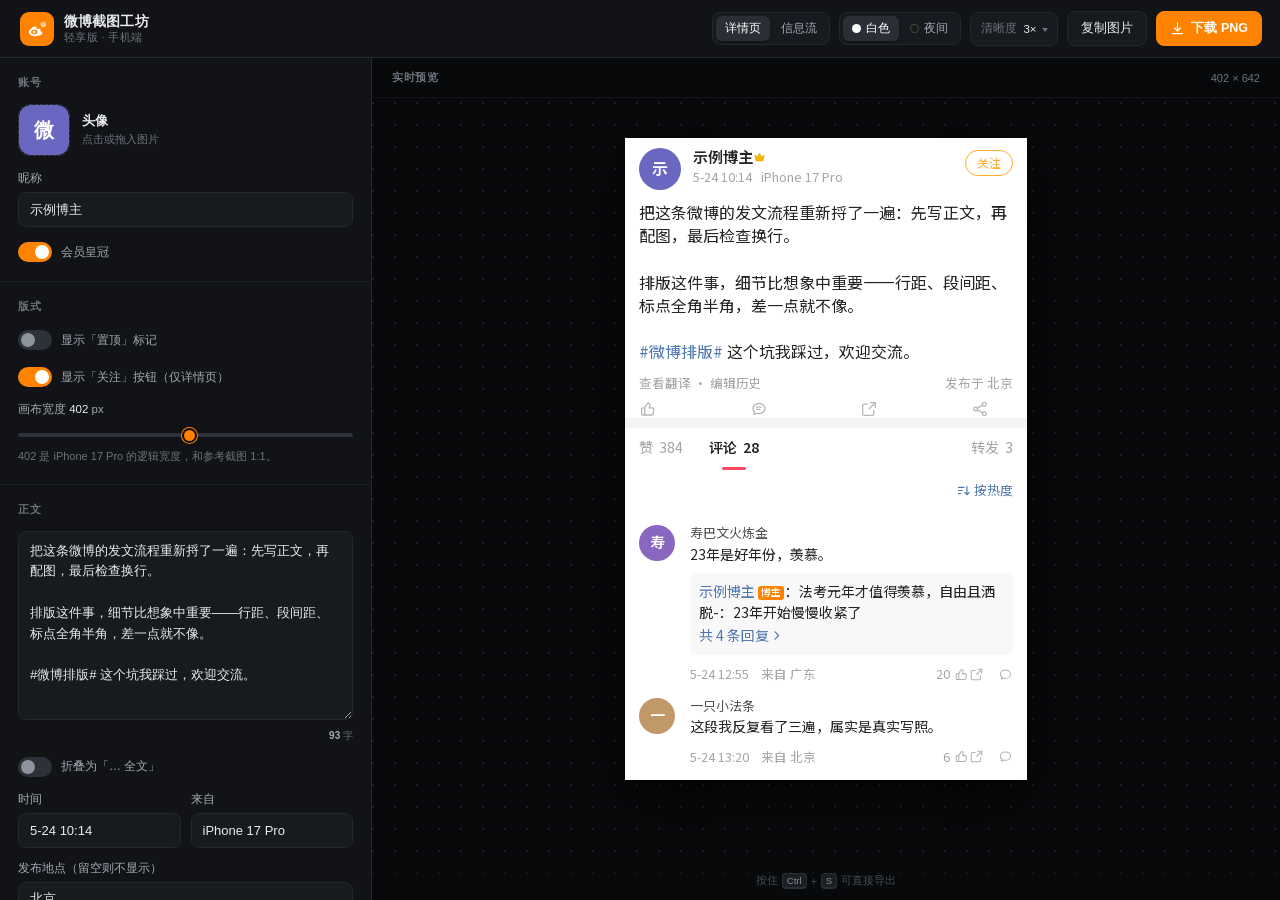
<file: index.html>
<!DOCTYPE html>
<html lang="zh-CN">
<head>
<meta charset="utf-8">
<meta name="viewport" content="width=device-width,initial-scale=1">
<title>微博截图工坊 · 轻享版</title>
<meta name="description" content="填写昵称、正文、配图和各项数据，实时生成与微博轻享版（手机端）一致的帖子截图，一键导出高清 PNG。全程本地处理，不上传任何内容。">
<meta name="theme-color" content="#0f0e0d">

<meta property="og:type" content="website">
<meta property="og:title" content="微博截图工坊 · 轻享版">
<meta property="og:description" content="填昵称、正文、配图和各项数据，实时预览，一键导出 3× 高清 PNG。">
<meta property="og:image" content="./assets/og-cover.png">
<meta property="og:image:width" content="1200">
<meta property="og:image:height" content="630">
<meta name="twitter:card" content="summary_large_image">
<meta name="twitter:image" content="./assets/og-cover.png">

<link rel="icon" href="data:image/svg+xml,%3Csvg xmlns='http://www.w3.org/2000/svg' viewBox='0 0 32 32'%3E%3Crect width='32' height='32' rx='7' fill='%23ff8200'/%3E%3Cpath d='M6 12c0-3.3 5-7 10-7s10 2.6 10 6c0 4-5.6 8.6-10.6 8.6-4.9 0-9.4-3.3-9.4-7.6z' fill='%23fff' opacity='.95'/%3E%3Ccircle cx='12' cy='12' r='1.6' fill='%23ff8200'/%3E%3Ccircle cx='19' cy='12' r='1.6' fill='%23ff8200'/%3E%3C/svg%3E">
<!-- 字体 1.88MB，先发起下载，别等 CSS 解析完才排队 -->
<link rel="preload" as="font" type="font/woff2" href="./assets/fonts/weibo-sans.woff2" crossorigin>
<link rel="stylesheet" href="./assets/style.css">
</head>
<body>

<header class="topbar">
  <div class="brand">
    <span class="brand-mark" aria-hidden="true">
      <svg viewBox="0 0 24 24" width="20" height="20" fill="currentColor"><path d="M9.8 20.6c-4.2 0-7.6-2.1-7.6-4.7 0-1.3.9-2.9 2.4-4.3C7 9.4 9.7 8.4 11 9.4c.6.5.6 1.3.3 2.2-.1.4.3.5.6.4 1.9-.8 3.6-.9 4.2.1.3.5.2 1.2-.1 2-.2.4 0 .6.4.7 1.3.4 2.1 1.1 2.1 2 0 2-4 3.8-8.7 3.8zm-1-7.9c-2.1 0-3.9 1.3-3.9 3s1.8 3 3.9 3 3.9-1.3 3.9-3-1.8-3-3.9-3zm-.3 1.4c1 0 1.7.6 1.7 1.4s-.8 1.5-1.7 1.5-1.6-.7-1.6-1.5.7-1.4 1.6-1.4z"/><path d="M19.6 3c1.9 0 3.4 1.6 3.4 3.5S21.5 10 19.6 10 16 8.4 16 6.5 17.7 3 19.6 3z" opacity=".55"/></svg>
    </span>
    <div class="brand-txt">
      <strong>微博截图工坊</strong>
      <small>轻享版 · 手机端</small>
    </div>
  </div>

  <div class="top-actions">
    <div class="seg" id="layoutSeg" role="tablist" aria-label="版式">
      <button role="tab" data-layout="detail" class="on" title="详情页（含评论）">详情页</button>
      <button role="tab" data-layout="feed" title="信息流（含计数）">信息流</button>
    </div>

    <div class="seg" id="themeSeg" role="tablist" aria-label="配色">
      <button role="tab" data-theme="light" class="on" title="白色"><i class="dot dot-light"></i>白色</button>
      <button role="tab" data-theme="dark" title="夜间"><i class="dot dot-dark"></i>夜间</button>
    </div>

    <label class="scale-wrap" title="导出清晰度">
      <span>清晰度</span>
      <select id="scaleSel">
        <option value="2">2×</option>
        <option value="3" selected>3×</option>
        <option value="4">4×</option>
      </select>
    </label>

    <button class="btn ghost" id="btnCopy" type="button">复制图片</button>
    <button class="btn primary" id="btnDownload" type="button">
      <svg viewBox="0 0 24 24" width="15" height="15" fill="none" stroke="currentColor" stroke-width="2" stroke-linecap="round" stroke-linejoin="round"><path d="M12 3v12"/><path d="M7 11l5 5 5-5"/><path d="M4 20h16"/></svg>
      下载 PNG
    </button>
  </div>
</header>

<main class="workspace">

  <!-- ============ 编辑器 ============ -->
  <aside class="editor">

    <section class="block">
      <h2>账号</h2>

      <div class="avatar-field">
        <div class="avatar-pick" id="avatarPick" tabindex="0" role="button" aria-label="上传头像">
          <div class="avatar-preview" id="avatarPreview"></div>
          <span class="avatar-hint">
            <svg viewBox="0 0 24 24" width="14" height="14" fill="none" stroke="currentColor" stroke-width="2" stroke-linecap="round"><path d="M12 5v14"/><path d="M5 12h14"/></svg>
          </span>
        </div>
        <div class="avatar-txt">
          <b>头像</b>
          <span>点击或拖入图片</span>
          <button type="button" class="link" id="avatarClear" hidden>清除</button>
        </div>
        <input type="file" id="avatarFile" accept="image/*" hidden>
      </div>

      <label class="field">
        <span>昵称</span>
        <input type="text" data-model="name" placeholder="例如：草莓大棚法考" maxlength="40">
      </label>

      <label class="switch">
        <input type="checkbox" data-model="crown" checked>
        <span class="track"><i></i></span>
        <span class="switch-txt">会员皇冠</span>
      </label>
    </section>

    <section class="block">
      <h2>版式</h2>

      <label class="switch">
        <input type="checkbox" data-model="pinned">
        <span class="track"><i></i></span>
        <span class="switch-txt">显示「置顶」标记</span>
      </label>

      <label class="switch">
        <input type="checkbox" data-model="showFollow" checked>
        <span class="track"><i></i></span>
        <span class="switch-txt">显示「关注」按钮（仅详情页）</span>
      </label>

      <label class="field">
        <span>画布宽度 <em id="widthVal">402</em> px</span>
        <input type="range" id="widthRange" min="320" max="480" step="1" value="402">
      </label>
      <p class="hint">402 是 iPhone 17 Pro 的逻辑宽度，和参考截图 1:1。</p>
    </section>

    <section class="block">
      <h2>正文</h2>
      <label class="field">
        <textarea data-model="text" rows="8" placeholder="输入微博正文，换行会被保留。空行按微博的习惯显示成段落间距。"></textarea>
      </label>
      <div class="counter"><b id="charCount">0</b> 字</div>

      <label class="switch">
        <input type="checkbox" data-model="fold">
        <span class="track"><i></i></span>
        <span class="switch-txt">折叠为「… 全文」</span>
      </label>

      <div class="field-row">
        <label class="field">
          <span>时间</span>
          <input type="text" data-model="time" placeholder="5-24 10:14">
        </label>
        <label class="field">
          <span>来自</span>
          <input type="text" data-model="device" placeholder="iPhone 17 Pro">
        </label>
      </div>

      <label class="field">
        <span>发布地点（留空则不显示）</span>
        <input type="text" data-model="location" placeholder="北京">
      </label>

      <label class="switch">
        <input type="checkbox" data-model="showTrans" checked>
        <span class="track"><i></i></span>
        <span class="switch-txt">显示「查看翻译 · 编辑历史」</span>
      </label>
    </section>

    <section class="block">
      <h2>配图（九宫格）</h2>
      <p class="hint">最多 9 张，按添加顺序排列。1 张大图、2 张两列、3 张一行、4 张 2×2、5–9 张九宫格。配图不写入草稿，刷新后需重新添加。</p>

      <div class="media-grid" id="mediaGrid"></div>

      <button type="button" class="btn ghost wide" id="btnAddMedia">
        <svg viewBox="0 0 24 24" width="14" height="14" fill="none" stroke="currentColor" stroke-width="2" stroke-linecap="round" stroke-linejoin="round"><rect x="3" y="4" width="18" height="16" rx="2"/><circle cx="8.5" cy="9.5" r="1.5"/><path d="M21 16l-5-5-6 6-3-3-4 4"/></svg>
        添加图片
      </button>
      <input type="file" id="mediaFile" accept="image/*" multiple hidden>
    </section>

    <section class="block">
      <h2>转发原帖</h2>
      <p class="hint">主帖正文即「转发理由」，原帖做成白底带细边框的引用卡嵌在下方。注意：真实微博里原帖作者不写 @ 前缀，但保留卡片头部的蓝色昵称。</p>

      <label class="switch">
        <input type="checkbox" id="repostToggle">
        <span class="track"><i></i></span>
        <span class="switch-txt">显示转发卡片</span>
      </label>

      <div id="repostBox" hidden>
        <div class="q-av">
          <div class="q-thumb" id="repostAvatarPick" role="button" tabindex="0" title="上传原帖头像"></div>
          <div class="q-av-txt">
            <b>原帖头像</b>
            <button type="button" class="link" id="repostAvatarClear">清除</button>
          </div>
        </div>
        <input type="file" id="repostAvatarFile" accept="image/*" hidden>

        <div class="field-row">
          <label class="field">
            <span>昵称</span>
            <input type="text" data-rf="name" placeholder="例如：微博管理员" maxlength="40">
          </label>
          <label class="field">
            <span>时间</span>
            <input type="text" data-rf="time" placeholder="5-24 09:02">
          </label>
        </div>

        <label class="field">
          <span>原帖正文</span>
          <textarea data-rf="text" rows="3" placeholder="被转发的原文"></textarea>
        </label>

        <p class="hint in-box">原帖配图 — 最多 9 张，会嵌在原帖卡片内部（和主帖配图互不影响）。</p>
        <div class="media-grid" id="rpMediaGrid"></div>
        <button type="button" class="btn ghost wide" id="btnAddRpMedia">
          <svg viewBox="0 0 24 24" width="14" height="14" fill="none" stroke="currentColor" stroke-width="2" stroke-linecap="round" stroke-linejoin="round"><rect x="3" y="4" width="18" height="16" rx="2"/><circle cx="8.5" cy="9.5" r="1.5"/><path d="M21 16l-5-5-6 6-3-3-4 4"/></svg>
          添加原帖图片
        </button>
        <input type="file" id="rpMediaFile" accept="image/*" multiple hidden>
      </div>
    </section>

    <section class="block">
      <h2>数据</h2>
      <p class="hint">填数字会自动换算（28000 → 2.8万）。留空则不显示数字。</p>

      <div class="field-row">
        <label class="field">
          <span>赞</span>
          <input type="text" data-model="nLike" placeholder="384" inputmode="numeric">
        </label>
        <label class="field">
          <span>评论</span>
          <input type="text" data-model="nComment" placeholder="28" inputmode="numeric">
        </label>
      </div>

      <div class="field-row">
        <label class="field">
          <span>转发</span>
          <input type="text" data-model="nRepost" placeholder="3" inputmode="numeric">
        </label>
        <label class="field">
          <span>评论排序文案</span>
          <input type="text" data-model="sortLabel" placeholder="按热度">
        </label>
      </div>
    </section>

    <section class="block">
      <h2>评论区</h2>
      <p class="hint">仅详情页显示，按「赞 / 评论 / 转发」标签页下方的样式渲染。每条可加一条「博主回复」灰卡。</p>

      <label class="switch">
        <input type="checkbox" data-model="showComments" checked>
        <span class="track"><i></i></span>
        <span class="switch-txt">显示评论区</span>
      </label>

      <div class="cmt-list" id="cmtList"></div>

      <button type="button" class="btn ghost wide cmt-add" id="btnAddComment">
        <svg viewBox="0 0 24 24" width="14" height="14" fill="none" stroke="currentColor" stroke-width="2" stroke-linecap="round"><path d="M12 5v14"/><path d="M5 12h14"/></svg>
        添加一条评论
      </button>

      <label class="switch">
        <input type="checkbox" data-model="showCommentBox">
        <span class="track"><i></i></span>
        <span class="switch-txt">底部「写评论…」输入条</span>
      </label>
    </section>

    <footer class="editor-foot">
      <div class="foot-row">
        <button type="button" class="btn ghost" id="btnUndo" disabled>撤销</button>
        <button type="button" class="btn ghost" id="btnClear">清空</button>
        <button type="button" class="btn ghost" id="btnReset">恢复示例</button>
      </div>
      <p class="privacy">所有内容只在本机浏览器处理，不会上传服务器。</p>
    </footer>
  </aside>

  <!-- ============ 预览 ============ -->
  <section class="stage" id="stage">
    <div class="stage-bar">
      <span class="stage-label">实时预览</span>
      <span class="stage-size" id="stageSize"></span>
    </div>
    <div class="stage-scroll">
      <div class="card-shadow">
        <article class="post" id="post" data-theme="light" data-layout="detail"><!-- 由 JS 渲染 --></article>
      </div>
    </div>
    <div class="stage-tip">按住 <kbd id="kbdKey">Ctrl</kbd> + <kbd>S</kbd> 可直接导出</div>
  </section>

</main>

<div class="toast" id="toast" role="status" aria-live="polite"></div>

<script src="./assets/vendor/html2canvas.min.js"></script>
<script src="./assets/app.js"></script>
</body>
</html>
</file>
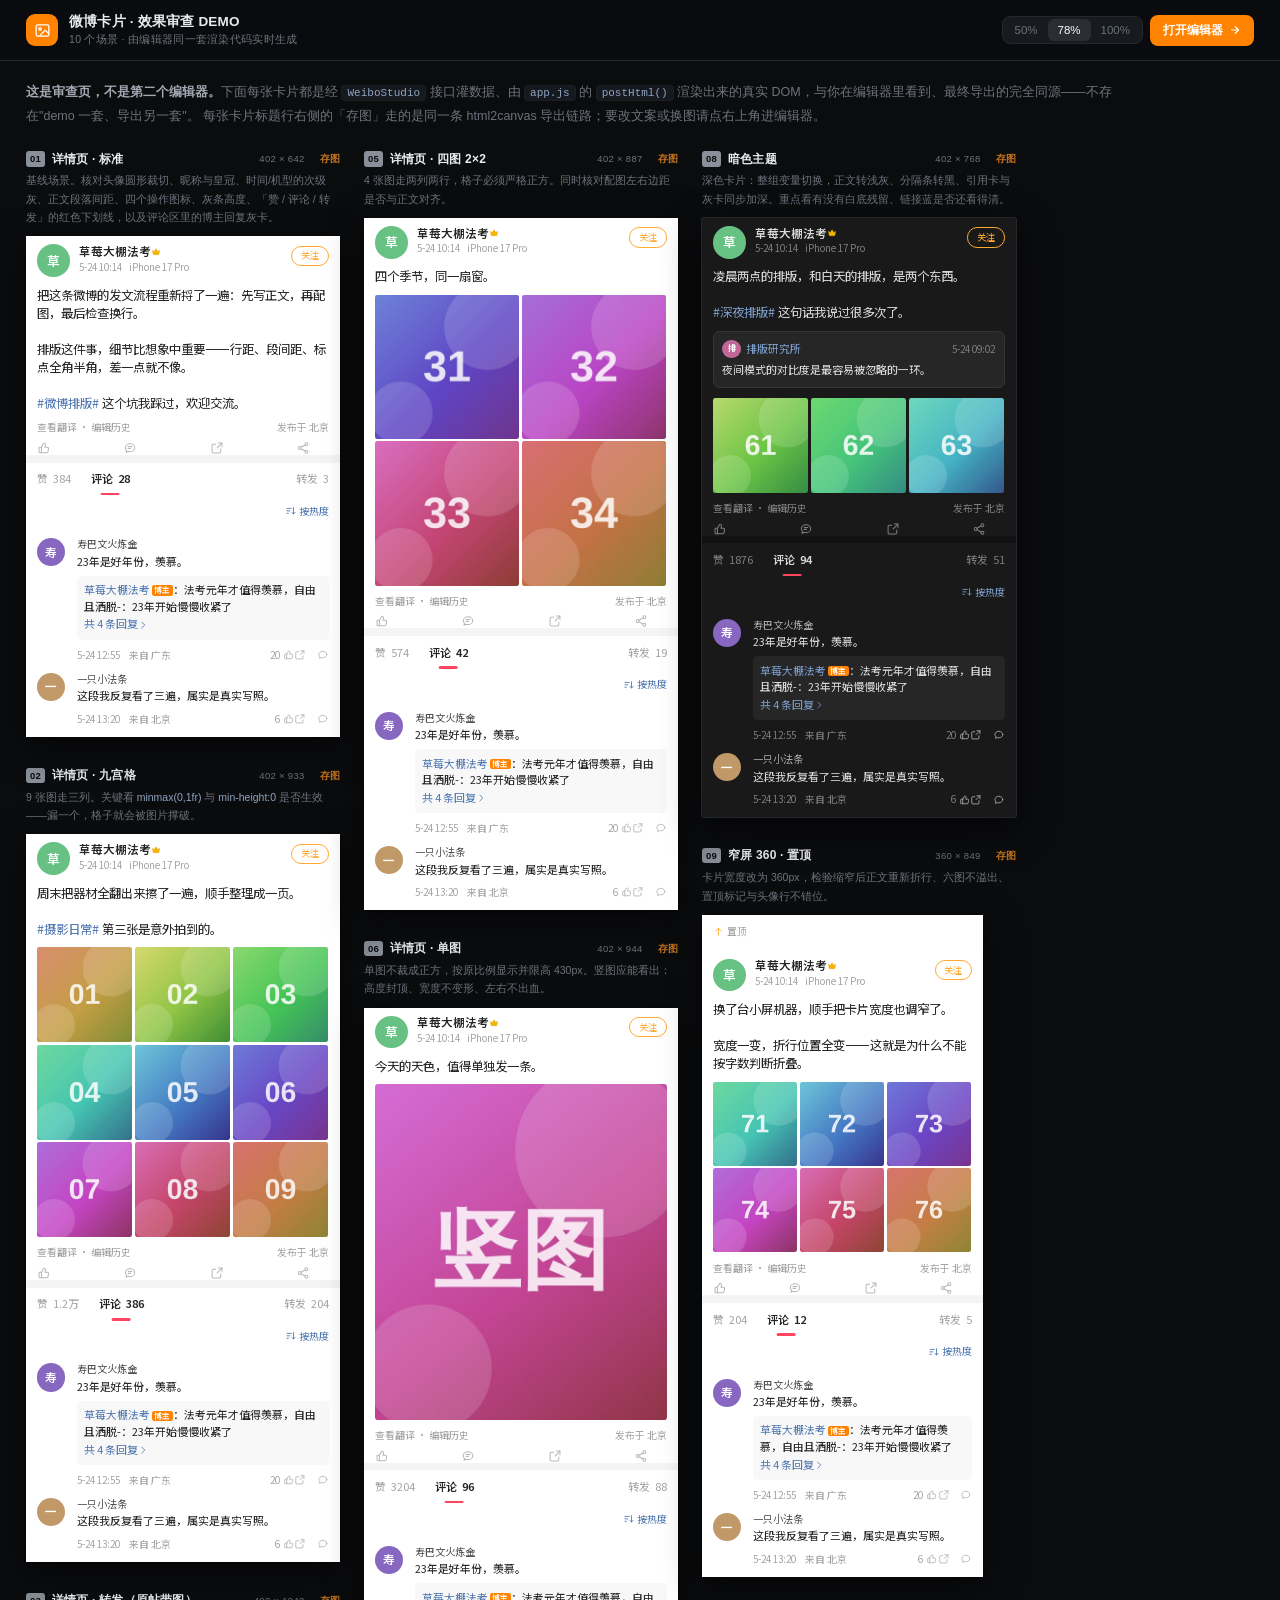
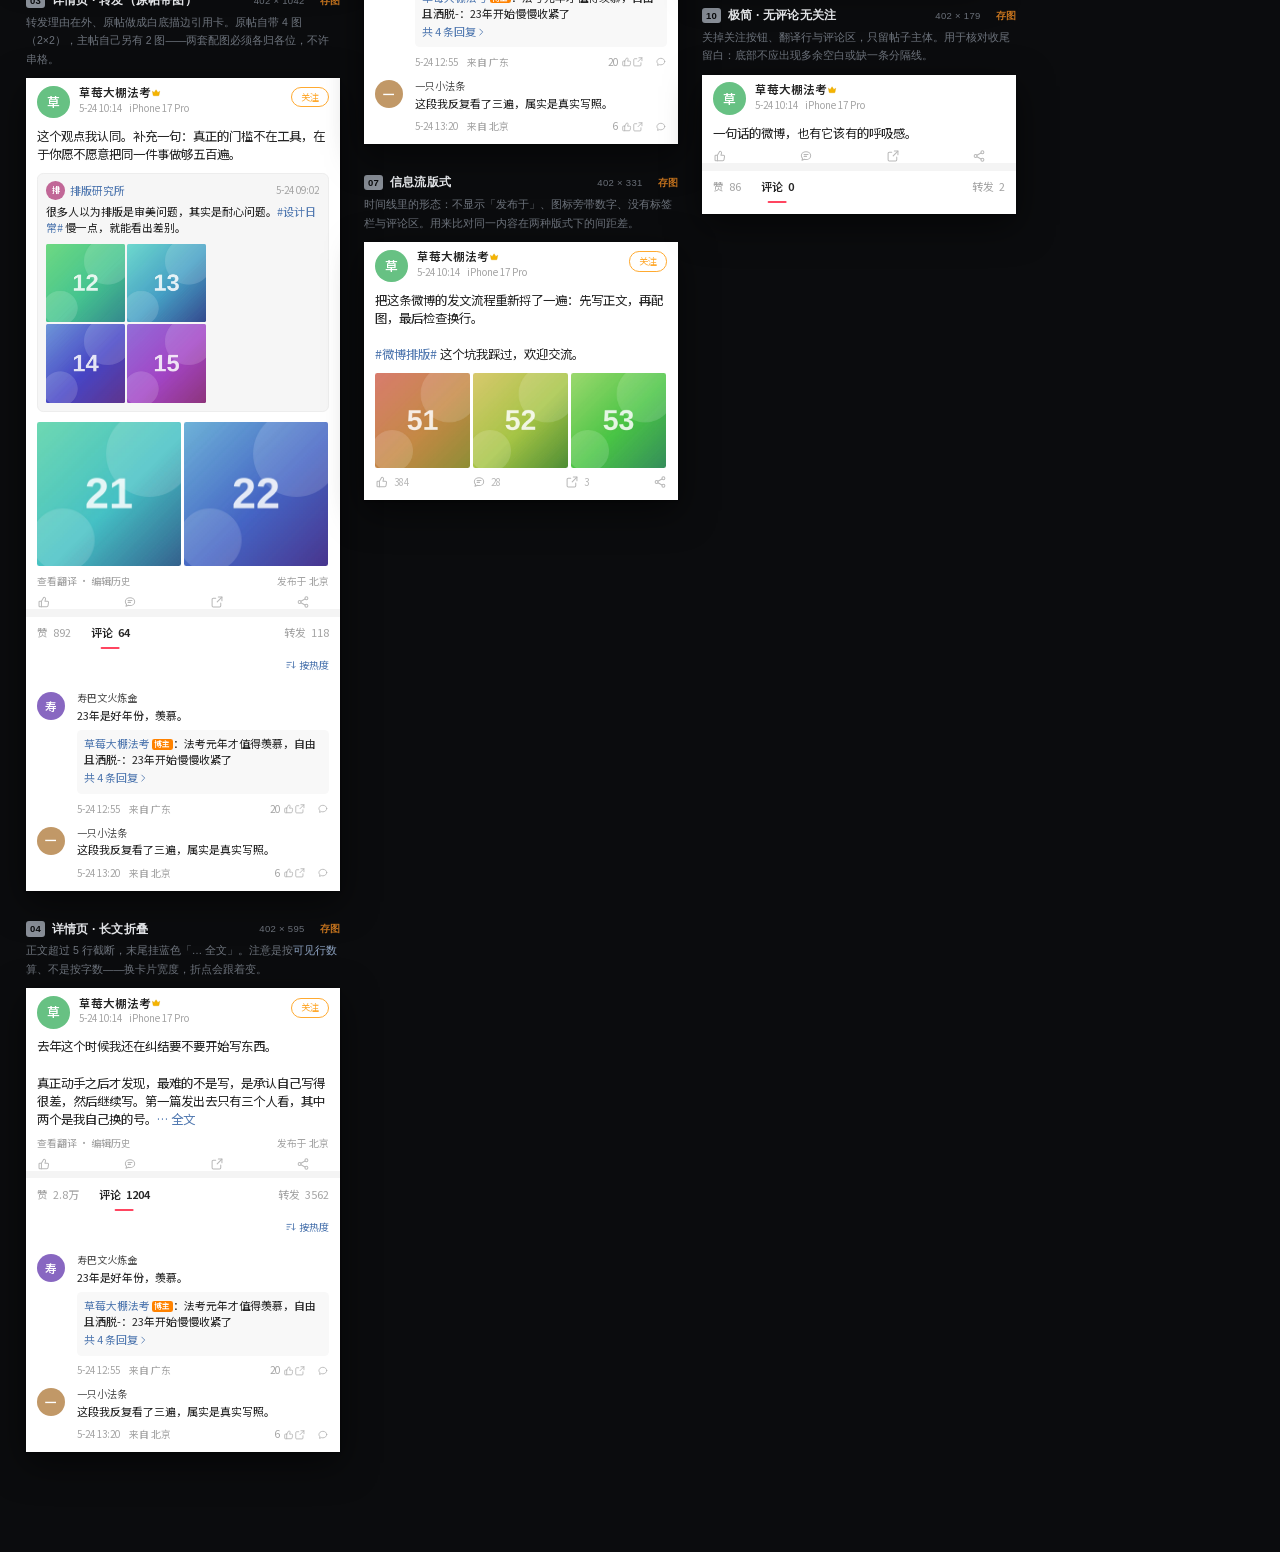
<file: demo.html>
<!doctype html>
<html lang="zh-CN">
<head>
<meta charset="utf-8">
<meta name="viewport" content="width=device-width,initial-scale=1">
<title>微博卡片 · 效果审查 DEMO</title>
<link rel="preload" as="font" type="font/woff2" href="./assets/fonts/weibo-sans.woff2" crossorigin>
<link rel="stylesheet" href="./assets/style.css">
<style>
  /* --- demo 页覆盖：允许滚动，不用编辑器的满屏布局 --- */
  html,body{height:auto;overflow:auto}
  body{background:#0b0c0e;padding:0}

  /* --- 顶栏 --- */
  .d-bar{
    position:sticky;top:0;z-index:30;
    display:flex;align-items:center;justify-content:space-between;gap:16px;
    padding:13px 26px;background:rgba(11,12,14,.93);
    border-bottom:1px solid var(--line);backdrop-filter:blur(8px);
  }
  .d-brand{display:flex;align-items:center;gap:11px;min-width:0}
  .d-mark{
    width:32px;height:32px;flex:0 0 32px;border-radius:9px;background:var(--brand);
    display:flex;align-items:center;justify-content:center;color:#fff;
  }
  .d-brand strong{display:block;font-size:13.5px;font-weight:650;letter-spacing:.2px}
  .d-brand small{display:block;font-size:10.5px;color:var(--tx-3);margin-top:2px;letter-spacing:.3px}
  .d-tools{display:flex;align-items:center;gap:7px;flex:0 0 auto}
  .d-zoom{
    display:flex;background:var(--panel-2);border:1px solid var(--line);border-radius:8px;padding:2px;
  }
  .d-zoom button{
    border:0;background:transparent;color:var(--tx-3);font-size:11.5px;
    padding:5px 10px;border-radius:6px;cursor:pointer;transition:.14s;
  }
  .d-zoom button:hover{color:var(--tx)}
  .d-zoom button.on{background:#2a2e34;color:#fff}
  .d-open{
    display:inline-flex;align-items:center;gap:6px;height:31px;padding:0 13px;border-radius:8px;
    background:var(--brand);color:#fff;font-size:12px;font-weight:600;text-decoration:none;
  }
  .d-open:hover{background:#ff9425}

  /* --- 说明条 --- */
  .d-intro{
    padding:20px 26px 4px;max-width:1180px;
    font-size:12.5px;line-height:1.9;color:var(--tx-3);
  }
  .d-intro b{color:var(--tx-2);font-weight:600}
  .d-intro code{
    font-family:ui-monospace,SFMono-Regular,Menlo,monospace;font-size:11px;
    background:#16191d;border:1px solid var(--line-soft);border-radius:4px;padding:1px 5px;color:#8fa5c4;
  }

  /* --- 画廊：按列优先排布，保证 01→10 的阅读顺序 --- */
  .d-gallery{display:flex;align-items:flex-start;gap:24px;padding:18px 26px 100px}
  .d-col{display:flex;flex-direction:column;gap:30px;flex:0 0 auto;min-width:0}
  .d-scene{display:block}

  .d-cap h3{
    display:flex;align-items:center;gap:7px;
    font-size:12px;font-weight:600;color:var(--tx);letter-spacing:.2px;line-height:1.4;
  }
  .d-cap h3 .idx{
    font-size:9.5px;color:#0b0c0e;background:#8a9099;border-radius:3px;
    padding:1px 4px;font-variant-numeric:tabular-nums;font-weight:700;flex:0 0 auto;
  }
  .d-cap h3 .sz{
    margin-left:auto;font-size:9.5px;color:var(--tx-3);font-weight:500;
    font-variant-numeric:tabular-nums;letter-spacing:.3px;flex:0 0 auto;
  }
  .d-cap p{margin:4px 0 10px;font-size:10.5px;line-height:1.75;color:var(--tx-3)}
  .d-cap p em{font-style:normal;color:#8fa5c4}

  /* 只缩卡片，不缩标题与说明 */
  .d-card{zoom:var(--z,.78);line-height:0}
  .d-frame{
    position:relative;display:inline-block;border-radius:2px;
    box-shadow:0 1px 2px rgba(0,0,0,.4),0 14px 46px rgba(0,0,0,.55);
  }
  .d-frame.is-dark{box-shadow:0 0 0 1px #2b3037,0 14px 46px rgba(0,0,0,.7)}
  .d-save{
    flex:0 0 auto;border:0;background:transparent;padding:0 0 0 8px;
    color:#c9761f;font-size:9.5px;font-weight:600;line-height:1.4;cursor:pointer;
    letter-spacing:.2px;
  }
  .d-save:hover{color:var(--brand);text-decoration:underline}
  .d-save[disabled]{color:var(--tx-3);cursor:default;text-decoration:none}

  .d-skeleton{
    width:402px;height:520px;background:#121418;
    display:flex;align-items:center;justify-content:center;
    color:var(--tx-3);font-size:11.5px;letter-spacing:.4px;
  }
  #stage{position:fixed;left:0;top:0;width:460px;height:900px;border:0;visibility:hidden;pointer-events:none;z-index:-1}
  .d-fail{
    max-width:640px;margin:60px auto;padding:18px 20px;border-radius:10px;
    background:#1b1214;border:1px solid #4a2226;color:#e6b6bb;font-size:12.5px;line-height:1.85;
  }
  .d-fail b{color:#ff8b95}
</style>
</head>
<body>

<header class="d-bar">
  <div class="d-brand">
    <span class="d-mark">
      <svg width="17" height="17" viewBox="0 0 24 24" fill="none" stroke="currentColor" stroke-width="1.9" stroke-linecap="round" stroke-linejoin="round"><rect x="3" y="4" width="18" height="16" rx="2.5"/><circle cx="8.6" cy="9.6" r="1.7"/><path d="M20.5 16.2l-4.7-4.7-7 7"/></svg>
    </span>
    <span>
      <strong>微博卡片 · 效果审查 DEMO</strong>
      <small>10 个场景 · 由编辑器同一套渲染代码实时生成</small>
    </span>
  </div>
  <div class="d-tools">
    <div class="d-zoom" id="zoom">
      <button type="button" data-z="0.5">50%</button>
      <button type="button" data-z="0.78" class="on">78%</button>
      <button type="button" data-z="1">100%</button>
    </div>
    <a class="d-open" href="./index.html">打开编辑器
      <svg width="12" height="12" viewBox="0 0 24 24" fill="none" stroke="currentColor" stroke-width="2.4" stroke-linecap="round" stroke-linejoin="round"><path d="M5 12h13"/><path d="M12.5 5.5 19 12l-6.5 6.5"/></svg>
    </a>
  </div>
</header>

<p class="d-intro">
  <b>这是审查页，不是第二个编辑器。</b>下面每张卡片都是经 <code>WeiboStudio</code> 接口灌数据、由 <code>app.js</code> 的
  <code>postHtml()</code> 渲染出来的真实 DOM，与你在编辑器里看到、最终导出的完全同源——不存在"demo 一套、导出另一套"。
  每张卡片标题行右侧的「存图」走的是同一条 html2canvas 导出链路；要改文案或换图请点右上角进编辑器。</p>

<main class="d-gallery" id="gallery"></main>
<iframe id="stage" src="./index.html" title="render stage"></iframe>

<script>
(function () {
  'use strict';

  /* ========== 占位图：带色相渐变的假照片，便于肉眼确认哪张图落进了哪个格子 ========== */
  function ph(seed, w, h, label) {
    w = w || 600; h = h || 600;
    const cv = document.createElement('canvas');
    cv.width = w; cv.height = h;
    const g = cv.getContext('2d');
    const hue = (seed * 43 + 18) % 360;
    const grd = g.createLinearGradient(0, 0, w, h);
    grd.addColorStop(0, 'hsl(' + hue + ',58%,64%)');
    grd.addColorStop(.55, 'hsl(' + ((hue + 24) % 360) + ',52%,52%)');
    grd.addColorStop(1, 'hsl(' + ((hue + 52) % 360) + ',46%,38%)');
    g.fillStyle = grd; g.fillRect(0, 0, w, h);

    g.globalAlpha = .15; g.fillStyle = '#fff';
    g.beginPath(); g.arc(w * .78, h * .22, Math.min(w, h) * .3, 0, Math.PI * 2); g.fill();
    g.beginPath(); g.arc(w * .18, h * .82, Math.min(w, h) * .22, 0, Math.PI * 2); g.fill();
    g.globalAlpha = 1;

    if (label) {
      g.fillStyle = 'rgba(255,255,255,.85)';
      g.font = '600 ' + Math.round(Math.min(w, h) * .3) + 'px "Helvetica Neue",Arial,sans-serif';
      g.textAlign = 'center'; g.textBaseline = 'middle';
      g.fillText(label, w / 2, h / 2 + Math.min(w, h) * .015);
    }
    return { src: cv.toDataURL('image/jpeg', .84), w: w, h: h };
  }

  const img = (i, w, h) => ph(i, w, h, String(i + 1).padStart(2, '0'));
  const set = (arr) => arr.map((i) => img(i));

  /* ========== 评论 ========== */
  const C_TEXT = [
    { name: '寿巴文火炼金', text: '23年是好年份，羡慕。', time: '5-24 12:55', from: '广东', likes: '20',
      reply: { enabled: true, text: '法考元年才值得羡慕，自由且洒脱-：23年开始慢慢收紧了', more: '共 4 条回复' } },
    { name: '一只小法条', text: '这段我反复看了三遍，属实是真实写照。', time: '5-24 13:20', from: '北京', likes: '6',
      reply: { enabled: false, text: '', more: '' } }
  ];
  const comments = () => C_TEXT.map((c, i) => Object.assign({ id: 'c' + i, avatar: '' }, JSON.parse(JSON.stringify(c))));

  /* ========== 场景 ========== */
  const BASE = {
    layout: 'detail', theme: 'light', width: 402,
    name: '草莓大棚法考', avatar: '', crown: true,
    pinned: false, showFollow: true, fold: false,
    text: '',
    time: '5-24 10:14', device: 'iPhone 17 Pro', location: '北京',
    showTrans: true, nLike: '384', nComment: '28', nRepost: '3',
    sortLabel: '按热度', showComments: true, showCommentBox: false
  };

  const SCENES = [
    {
      t: '详情页 · 标准',
      d: '基线场景。核对头像圆形裁切、昵称与皇冠、时间/机型的次级灰、正文段落间距、四个操作图标、灰条高度、「赞 / 评论 / 转发」的红色下划线，以及评论区里的博主回复灰卡。',
      m: { text: '把这条微博的发文流程重新捋了一遍：先写正文，再配图，最后检查换行。\n\n排版这件事，细节比想象中重要——行距、段间距、标点全角半角，差一点就不像。\n\n#微博排版# 这个坑我踩过，欢迎交流。' },
      c: comments()
    },
    {
      t: '详情页 · 九宫格',
      d: '9 张图走三列。关键看 <em>minmax(0,1fr)</em> 与 <em>min-height:0</em> 是否生效——漏一个，格子就会被图片撑破。',
      m: { text: '周末把器材全翻出来擦了一遍，顺手整理成一页。\n\n#摄影日常# 第三张是意外拍到的。', nLike: '1.2万', nComment: '386', nRepost: '204' },
      media: set([0, 1, 2, 3, 4, 5, 6, 7, 8]),
      c: comments()
    },
    {
      t: '详情页 · 转发（原帖带图）',
      d: '转发理由在外、原帖做成白底描边引用卡。原帖自带 4 图（2×2），主帖自己另有 2 图——两套配图必须各归各位，不许串格。',
      m: {
        text: '这个观点我认同。补充一句：真正的门槛不在工具，在于你愿不愿意把同一件事做够五百遍。',
        nLike: '892', nComment: '64', nRepost: '118',
        repost: { enabled: true, name: '排版研究所', avatar: '', time: '5-24 09:02',
          text: '很多人以为排版是审美问题，其实是耐心问题。#设计日常# 慢一点，就能看出差别。' }
      },
      rpMedia: set([11, 12, 13, 14]),
      media: set([20, 21]),
      c: comments()
    },
    {
      t: '详情页 · 长文折叠',
      d: '正文超过 5 行截断，末尾挂蓝色「… 全文」。注意是按<em>可见行数</em>算、不是按字数——换卡片宽度，折点会跟着变。',
      m: {
        fold: true,
        text: '去年这个时候我还在纠结要不要开始写东西。\n\n真正动手之后才发现，最难的不是写，是承认自己写得很差，然后继续写。第一篇发出去只有三个人看，其中两个是我自己换的号。\n\n后来我给自己定了个很笨的规矩：不管写成什么样，每周必须发一条。写了三个月，回头看第一周的东西，几乎是另一个人写的——不是文笔变了，是终于知道自己想说什么了。\n\n所以如果你也在犹豫，我的建议只有一句：先发出去，再谈好不好。',
        nLike: '2.8万', nComment: '1204', nRepost: '3562'
      },
      c: comments()
    },
    {
      t: '详情页 · 四图 2×2',
      d: '4 张图走两列两行，格子必须严格正方。同时核对配图左右边距是否与正文对齐。',
      m: { text: '四个季节，同一扇窗。', nLike: '574', nComment: '42', nRepost: '19' },
      media: set([30, 31, 32, 33]),
      c: comments()
    },
    {
      t: '详情页 · 单图',
      d: '单图不裁成正方，按原比例显示并限高 430px。竖图应能看出：高度封顶、宽度不变形、左右不出血。',
      m: { text: '今天的天色，值得单独发一条。', nLike: '3204', nComment: '96', nRepost: '88' },
      media: [ph(40, 600, 750, '竖图')],
      c: comments()
    },
    {
      t: '信息流版式',
      d: '时间线里的形态：不显示「发布于」、图标旁带数字、没有标签栏与评论区。用来比对同一内容在两种版式下的间距差。',
      m: { layout: 'feed', text: '把这条微博的发文流程重新捋了一遍：先写正文，再配图，最后检查换行。\n\n#微博排版# 这个坑我踩过，欢迎交流。', nLike: '384', nComment: '28', nRepost: '3' },
      media: set([50, 51, 52])
    },
    {
      t: '暗色主题',
      d: '深色卡片：整组变量切换，正文转浅灰、分隔条转黑、引用卡与灰卡同步加深。重点看有没有白底残留、链接蓝是否还看得清。',
      m: {
        theme: 'dark',
        text: '凌晨两点的排版，和白天的排版，是两个东西。\n\n#深夜排版# 这句话我说过很多次了。',
        nLike: '1876', nComment: '94', nRepost: '51',
        repost: { enabled: true, name: '排版研究所', avatar: '', time: '5-24 09:02', text: '夜间模式的对比度是最容易被忽略的一环。' }
      },
      media: set([60, 61, 62]),
      c: comments()
    },
    {
      t: '窄屏 360 · 置顶',
      d: '卡片宽度改为 360px，检验缩窄后正文重新折行、六图不溢出、置顶标记与头像行不错位。',
      m: {
        width: 360, pinned: true,
        text: '换了台小屏机器，顺手把卡片宽度也调窄了。\n\n宽度一变，折行位置全变——这就是为什么不能按字数判断折叠。',
        nLike: '204', nComment: '12', nRepost: '5'
      },
      media: set([70, 71, 72, 73, 74, 75]),
      c: comments()
    },
    {
      t: '极简 · 无评论无关注',
      d: '关掉关注按钮、翻译行与评论区，只留帖子主体。用于核对收尾留白：底部不应出现多余空白或缺一条分隔线。',
      m: {
        showFollow: false, showTrans: false, showComments: false, location: '',
        text: '一句话的微博，也有它该有的呼吸感。',
        nLike: '86', nComment: '0', nRepost: '2'
      }
    }
  ];

  /* ========== 布局 ========== */
  const gallery = document.getElementById('gallery');
  const frame = document.getElementById('stage');
  const wait = (ms) => new Promise((r) => setTimeout(r, ms));
  const el = (tag, cls, html) => {
    const e = document.createElement(tag);
    if (cls) e.className = cls;
    if (html != null) e.innerHTML = html;
    return e;
  };
  const curZoom = () => parseFloat(getComputedStyle(document.documentElement).getPropertyValue('--z')) || .78;

  function build() {
    gallery.innerHTML = '';
    const z = curZoom();
    const gap = 24, pad = 26;
    const inner = Math.max(320, gallery.clientWidth - pad * 2);
    const cw = 402 * z;
    const n = Math.max(1, Math.min(SCENES.length, Math.floor((inner + gap) / (cw + gap))));

    /* 均分而不是 Math.ceil：10 张分 4 列时 ceil 会得出 3/3/3/1，
       最后一列只剩一张、下面空掉一大片；按 3/3/2/2 分配高度才接近。 */
    const base = Math.floor(SCENES.length / n);
    const rem = SCENES.length % n;
    const bounds = [];
    let acc = 0;
    for (let c = 0; c < n; c++) { bounds.push(acc); acc += base + (c < rem ? 1 : 0); }
    const colOf = i => {
      for (let c = n - 1; c >= 0; c--) if (i >= bounds[c]) return c;
      return 0;
    };

    const cols = [];
    for (let c = 0; c < n; c++) {
      const col = el('div', 'd-col');
      /* 必须显式给宽：flex item 的 auto 宽会按说明文字的 max-content 撑开，撑到卡片之外 */
      col.style.width = Math.round(cw) + 'px';
      gallery.appendChild(col);
      cols.push(col);
    }

    SCENES.forEach((sc, i) => {
      const scene = el('figure', 'd-scene');
      scene.dataset.i = i;

      const cap = el('figcaption', 'd-cap');
      cap.appendChild(el('h3', null,
        '<span class="idx">' + String(i + 1).padStart(2, '0') + '</span>' + sc.t +
        '<span class="sz" data-sz="' + i + '">渲染中</span>' +
        '<button type="button" class="d-save" data-save="' + i + '">存图</button>'));
      cap.appendChild(el('p', null, sc.d));
      scene.appendChild(cap);

      const zoomBox = el('div', 'd-card');
      const box = el('div', 'd-frame');
      box.dataset.frame = i;
      box.appendChild(el('div', 'd-skeleton', '渲染中…'));
      zoomBox.appendChild(box);
      scene.appendChild(zoomBox);

      cols[colOf(i)].appendChild(scene);
    });
  }

  /* file:// 下 iframe 是 opaque origin，父页拿不到 contentWindow，
     卡片会永远停在「渲染中」。与其让人猜，不如直接说清楚怎么打开。 */
  function showFileHint() {
    const bar = document.createElement('div');
    bar.style.cssText = 'margin:16px 26px 0;padding:14px 16px;border-radius:8px;' +
      'background:#3a2418;border:1px solid #6b4423;color:#ffcf9a;font-size:13px;line-height:1.7';
    bar.innerHTML = '这个 DEMO 需要通过本地服务器打开（浏览器禁止 ' +
      '<code>file://</code> 页面读取同目录 iframe，卡片会一直停在「渲染中」）。' +
      '<br>在本目录执行 <code style="background:#000;padding:2px 6px;border-radius:3px">python -m http.server 8011</code>' +
      '，然后访问 <code style="background:#000;padding:2px 6px;border-radius:3px">http://127.0.0.1:8011/demo.html</code>。' +
      '<br>编辑器本身（index.html）双击就能用，不受影响。';
    document.body.insertBefore(bar, document.body.children[1] || null);
  }

  function ready() {
    return new Promise((resolve) => {
      let n = 0;
      (function tick() {
        const w = frame.contentWindow;
        if (w && w.WeiboStudio && w.document.getElementById('post')) return resolve(w);
        if (++n > 240) return resolve(null);
        setTimeout(tick, 50);
      })();
    });
  }

  /* 把某个场景的数据灌进编辑器实例（预览与导出都靠它，保证同源） */
  async function applyScene(S, i) {
    const sc = SCENES[i];
    const plain = (o) => JSON.parse(JSON.stringify(o));
    const spec = plain(sc.m);
    const rpSpec = spec.repost || null;
    delete spec.repost;

    Object.assign(S.model, BASE, spec);
    S.model.comments = sc.c ? plain(sc.c) : [];
    S.model.repost = Object.assign(
      { enabled: false, name: '', avatar: '', time: '', text: '' }, rpSpec || {});

    S.setMedia(sc.media || [], 'main');
    S.setMedia(sc.rpMedia || [], 'repost');
    S.render();
    await wait(90);
  }

  async function paintAll(w) {
    const S = w.WeiboStudio;
    const post = w.document.getElementById('post');

    for (let i = 0; i < SCENES.length; i++) {
      const box = gallery.querySelector('[data-frame="' + i + '"]');
      const sz = gallery.querySelector('[data-sz="' + i + '"]');

      await applyScene(S, i);

      /* 把渲染结果整棵搬到审查页（同一份 CSS，按 class 重算样式） */
      const node = post.cloneNode(true);
      node.removeAttribute('id');
      box.innerHTML = '';
      box.appendChild(node);
      box.classList.toggle('is-dark', S.model.theme === 'dark');

      const z = curZoom();
      sz.textContent = S.model.width + ' × ' + Math.round(node.getBoundingClientRect().height / z);

      /* 单卡存图：走编辑器自身的 capture()，而不是本页 html2canvas。
         本页卡片套在 zoom 里，页面级 html2canvas 会按缩放算尺寸而糊掉；
         而且用同一套导出链路，存下来的图才等于用户真正拿到的图。 */
      const btn = gallery.querySelector('[data-save="' + i + '"]');
      let busy = false;
      btn.addEventListener('click', async (e) => {
        e.stopPropagation();
        if (busy) return;
        busy = true;
        btn.textContent = '导出…';
        try {
          await applyScene(S, i);
          const res = await S.capture(2);
          const a = document.createElement('a');
          a.download = 'weibo-' + String(i + 1).padStart(2, '0') + '.png';
          a.href = res.canvas.toDataURL('image/png');
          a.click();
          btn.textContent = '已存';
        } catch (err) {
          btn.textContent = '失败';
        }
        busy = false;
        setTimeout(() => { btn.textContent = '存图'; }, 1500);
      });
    }
  }

  let streaming = false;
  async function run() {
    if (location.protocol === 'file:') { showFileHint(); return; }
    if (streaming) return;
    streaming = true;
    build();
    const w = await ready();
    if (!w) {
      gallery.innerHTML = '<div class="d-fail"><b>读不到渲染环境。</b><br>' +
        '直接双击打开（file:// 协议）时，浏览器禁止本页读取内嵌文档。请用本地服务器访问，' +
        '例如在本目录执行 <b>python -m http.server 8011</b> 后打开 <b>http://127.0.0.1:8011/demo.html</b>。</div>';
      streaming = false;
      return;
    }
    await paintAll(w);
    streaming = false;
  }

  /* 缩放：重建分列（列数随卡片实际显示宽度变化） */
  document.getElementById('zoom').addEventListener('click', (e) => {
    const b = e.target.closest('button');
    if (!b) return;
    document.querySelectorAll('#zoom button').forEach((x) => x.classList.toggle('on', x === b));
    document.documentElement.style.setProperty('--z', b.dataset.z);
    run();
  });

  run();
})();
</script>
</body>
</html>
</file>
<file: assets/style.css>
/* =========================================================
   微博截图工坊 — 编辑器 UI + 卡片皮肤（保真区）
   ========================================================= */

/* 卡片正文内嵌字体。
   为什么不直接写 PingFang SC：Windows 上没有苹方，会静默回落成
   微软雅黑 —— 字形偏方、字面偏宽、字重偏重，导出的图一眼不像微博。
   这里内嵌 Noto Sans SC 子集（SIL OFL 1.1，GB2312 全集 8517 字，
   保留 wght 100-900 可变轴），保证换任何机器渲染和导出一致。
   font-display:block 是为了导出前宁可短暂不可见，也不要先闪一版回落字形。 */
@font-face{
  font-family:"Weibo Sans";
  src:url("fonts/weibo-sans.woff2") format("woff2");
  font-weight:100 900;
  font-style:normal;
  font-display:block;
}

:root{
  --bg:#0b0c0e;
  --panel:#111316;
  --panel-2:#171a1e;
  --line:#24272c;
  --line-soft:#1b1e22;
  --tx:#e9ebee;
  --tx-2:#a3a9b3;
  --tx-3:#6d737c;
  --brand:#ff8200;
  --brand-dim:rgba(255,130,0,.16);
  --radius:10px;
  --font:-apple-system,BlinkMacSystemFont,"Segoe UI","PingFang SC","Hiragino Sans GB","Microsoft YaHei",sans-serif;
}

*{box-sizing:border-box;margin:0;padding:0}
html,body{height:100%}
body{
  font-family:var(--font);
  background:var(--bg);
  color:var(--tx);
  overflow:hidden;
  -webkit-font-smoothing:antialiased;
  text-rendering:optimizeLegibility;
}
button,input,textarea,select{font:inherit;color:inherit}

/* ---------- 顶栏 ---------- */
.topbar{
  height:58px;flex:0 0 58px;display:flex;align-items:center;justify-content:space-between;
  padding:0 18px 0 20px;background:var(--panel);border-bottom:1px solid var(--line);
  position:relative;z-index:20;
}
.brand{display:flex;align-items:center;gap:10px;min-width:0}
.brand-mark{
  width:34px;height:34px;border-radius:9px;background:var(--brand);color:#fff;
  display:flex;align-items:center;justify-content:center;flex:0 0 34px;
}
.brand-txt{display:flex;flex-direction:column;line-height:1.25;min-width:0}
.brand-txt strong{font-size:14px;font-weight:650;letter-spacing:.1px}
.brand-txt small{font-size:10.5px;color:var(--tx-3);letter-spacing:.4px}

.top-actions{display:flex;align-items:center;gap:9px}

.seg{display:flex;background:var(--panel-2);border:1px solid var(--line);border-radius:8px;padding:3px;gap:2px}
.seg button{
  display:flex;align-items:center;gap:5px;border:0;background:transparent;color:var(--tx-2);
  font-size:11.5px;padding:5px 9px;border-radius:6px;cursor:pointer;transition:.14s;white-space:nowrap;
}
.seg button:hover{color:var(--tx)}
.seg button.on{background:#2a2e35;color:#fff;box-shadow:0 1px 2px rgba(0,0,0,.3)}
.dot{width:9px;height:9px;border-radius:50%;display:block;border:1px solid rgba(255,255,255,.18)}
.dot-light{background:#fff}
.dot-dark{background:#191919}

.scale-wrap{position:relative;display:flex;align-items:center;gap:6px;font-size:11.5px;color:var(--tx-3);
  background:var(--panel-2);border:1px solid var(--line);border-radius:8px;padding:0 8px 0 10px;height:34px}
.scale-wrap::after{content:'';position:absolute;right:9px;top:50%;margin-top:-1px;
  border-left:3.5px solid transparent;border-right:3.5px solid transparent;border-top:4px solid var(--tx-3);
  pointer-events:none}
.scale-wrap select{background:transparent;border:0;outline:none;font-size:11.5px;color:var(--tx);
  cursor:pointer;padding:4px 12px 4px 0;appearance:none}
.scale-wrap select option{background:#1b1e22;color:#e9ebee}

.btn{
  display:inline-flex;align-items:center;gap:6px;border-radius:8px;border:1px solid var(--line);
  background:var(--panel-2);color:var(--tx);font-size:12.5px;padding:8px 13px;cursor:pointer;
  transition:.14s;white-space:nowrap;font-weight:500;
}
.btn:hover{background:#20242a;border-color:#333840}
.btn.primary{background:var(--brand);border-color:var(--brand);color:#fff;font-weight:600}
.btn.primary:hover{background:#ff9422;border-color:#ff9422}
.btn:active{transform:translateY(.5px)}
.btn:disabled{opacity:.55;cursor:wait}
.btn.wide{width:100%;justify-content:center}

/* ---------- 布局 ---------- */
.workspace{display:flex;height:calc(100vh - 58px);min-height:0}

/* ---------- 编辑器 ---------- */
.editor{
  width:372px;flex:0 0 372px;background:var(--panel);border-right:1px solid var(--line);
  overflow-y:auto;overflow-x:hidden;
}
.editor::-webkit-scrollbar{width:10px}
.editor::-webkit-scrollbar-thumb{background:#2b2f36;border-radius:5px;border:3px solid var(--panel)}
.editor::-webkit-scrollbar-track{background:transparent}

.block{padding:18px 18px 4px;border-bottom:1px solid var(--line-soft)}
.block:last-of-type{border-bottom:0}
.block h2{
  font-size:10.5px;font-weight:700;letter-spacing:1.1px;text-transform:uppercase;
  color:var(--tx-3);margin-bottom:14px;
}
.hint{font-size:11px;line-height:1.6;color:var(--tx-3);margin:-6px 0 14px}
.hint.in-box{margin:14px 0 9px}

/* 原帖头像选择 */
.q-av{display:flex;align-items:center;margin:2px 0 14px}
.q-thumb{
  width:42px;height:42px;flex:0 0 42px;border-radius:50%;overflow:hidden;
  background:#22262c;border:1px solid var(--line);
  display:flex;align-items:center;justify-content:center;
  font-size:15px;font-weight:600;color:#8a9099;
  background-size:cover;background-position:center;cursor:pointer;
}
.q-thumb:hover{border-color:#3d434c}
.q-av-txt{margin-left:12px;min-width:0;display:flex;flex-direction:column;align-items:flex-start}
.q-av-txt b{font-size:12px;font-weight:600;color:var(--tx);white-space:nowrap;line-height:1.3}
.q-av-txt .link{
  margin-top:3px;background:none;border:0;padding:0;cursor:pointer;
  font-size:11px;color:var(--tx-3);line-height:1.3;
}
.q-av-txt .link:hover{color:var(--brand)}

.field{display:block;margin-bottom:13px;position:relative}
.field>span,.field>label{display:block;font-size:11.5px;color:var(--tx-2);margin-bottom:6px}
.field>span em{font-style:normal;color:var(--tx);font-variant-numeric:tabular-nums}
.field input[type=text],.field textarea,.input-prefix{
  width:100%;background:var(--panel-2);border:1px solid var(--line);border-radius:8px;
  padding:9px 11px;font-size:13px;color:var(--tx);outline:none;transition:.14s;
}
.field input[type=text]::placeholder,.field textarea::placeholder{color:#4e545c}
.field input[type=text]:focus,.field textarea:focus,.input-prefix:focus-within{
  border-color:var(--brand);background:#1a1e23;box-shadow:0 0 0 3px var(--brand-dim);
}
.field textarea{resize:vertical;min-height:96px;line-height:1.6;font-size:13px;padding-bottom:12px}
.counter{
  text-align:right;font-size:10px;color:var(--tx-3);margin:-8px 0 12px;
  font-variant-numeric:tabular-nums;
}
.counter b{color:var(--tx-2);font-weight:600}

.field-row{display:flex;gap:10px}
.field-row .field{flex:1;min-width:0}

/* 头像 */
.avatar-field{display:flex;align-items:center;gap:12px;margin-bottom:15px}
.avatar-pick{
  position:relative;width:52px;height:52px;flex:0 0 52px;border-radius:12px;
  border:1px dashed #363b43;background:var(--panel-2);cursor:pointer;overflow:hidden;
  display:flex;align-items:center;justify-content:center;transition:.15s;
}
.avatar-pick:hover,.avatar-pick:focus-visible{border-color:var(--brand);outline:none}
.avatar-preview{position:absolute;inset:0;border-radius:12px;background-size:cover;background-position:center;
  display:flex;align-items:center;justify-content:center;font-size:20px;font-weight:600;color:#fff}
.avatar-hint{
  position:relative;z-index:2;width:22px;height:22px;border-radius:50%;background:rgba(8,9,11,.72);
  color:#fff;display:none;align-items:center;justify-content:center;pointer-events:none;
}
.avatar-pick:hover .avatar-hint{display:flex}
.avatar-txt{display:flex;flex-direction:column;gap:2px;min-width:0}
.avatar-txt b{font-size:12.5px;font-weight:600}
.avatar-txt span{font-size:11px;color:var(--tx-3)}
.link{background:none;border:0;color:var(--brand);font-size:11px;cursor:pointer;padding:2px 0;text-align:left;width:fit-content}
.link:hover{text-decoration:underline}

/* 开关 */
.switch{display:flex;align-items:center;gap:9px;cursor:pointer;user-select:none;margin-bottom:13px;padding:2px 0}
.switch input{position:absolute;opacity:0;width:0;height:0}
.switch .track{
  width:34px;height:20px;border-radius:999px;background:#2c313a;position:relative;transition:.18s;flex:0 0 34px;
}
.switch .track i{
  position:absolute;top:3px;left:3px;width:14px;height:14px;border-radius:50%;background:#8d949e;
  transition:.18s;
}
.switch input:checked + .track{background:var(--brand)}
.switch input:checked + .track i{left:17px;background:#fff}
.switch input:focus-visible + .track{box-shadow:0 0 0 3px var(--brand-dim)}
.switch-txt{font-size:12px;color:var(--tx-2)}

/* 滑块 */
input[type=range]{
  -webkit-appearance:none;width:100%;height:4px;border-radius:2px;background:#2c313a;outline:none;margin:7px 0 4px;
}
input[type=range]::-webkit-slider-thumb{
  -webkit-appearance:none;width:15px;height:15px;border-radius:50%;background:var(--brand);cursor:pointer;
  border:2px solid #0b0c0e;box-shadow:0 0 0 1px var(--brand);
}
input[type=range]::-moz-range-thumb{
  width:13px;height:13px;border-radius:50%;background:var(--brand);cursor:pointer;border:2px solid #0b0c0e;
}

.editor-foot{padding:16px 18px 22px}
.foot-row{display:flex;gap:7px}
.foot-row .btn{flex:1;justify-content:center;padding:8px 6px;font-size:12px}
.foot-row .btn:disabled{opacity:.38;cursor:not-allowed}
.privacy{font-size:10.5px;color:var(--tx-3);line-height:1.6;text-align:center;margin-top:11px}

/* ---------- 评论编辑器 ---------- */
.cmt-list{display:flex;flex-direction:column;gap:8px;margin-bottom:10px}
.cmt-item{
  border:1px solid var(--line);border-radius:10px;overflow:hidden;
  background:var(--panel-2);transition:border-color .14s;
}
.cmt-item.open{border-color:#39404a}
.cmt-row{display:flex;align-items:center;gap:9px;padding:8px 9px;cursor:pointer}
.cmt-thumb{
  width:26px;height:26px;flex:0 0 26px;border-radius:50%;overflow:hidden;
  display:flex;align-items:center;justify-content:center;
  font-size:11px;font-weight:700;color:#fff;background-size:cover;background-position:center;
}
.cmt-thumb img{width:100%;height:100%;object-fit:cover;display:block}
.cmt-meta{flex:1;min-width:0}
.cmt-meta b{
  display:block;font-size:12px;font-weight:600;color:var(--tx);
  white-space:nowrap;overflow:hidden;text-overflow:ellipsis;line-height:1.5;
}
.cmt-meta span{
  display:block;font-size:10.5px;color:var(--tx-3);line-height:1.5;
  white-space:nowrap;overflow:hidden;text-overflow:ellipsis;
}
.cmt-btn{
  background:none;border:0;color:#6b727c;cursor:pointer;padding:3px 4px;border-radius:5px;
  display:flex;align-items:center;flex:0 0 auto;transition:.14s;
}
.cmt-btn:hover{color:var(--tx);background:rgba(255,255,255,.06)}
.cmt-btn.del:hover{color:#f0707a;background:rgba(240,112,122,.1)}
.cmt-caret{transition:transform .18s;display:block}
.cmt-item.open .cmt-caret{transform:rotate(180deg)}
.cmt-body{display:none;padding:2px 10px 11px;border-top:1px solid rgba(255,255,255,.05)}
.cmt-item.open .cmt-body{display:block}
.cmt-body .field{margin-bottom:10px}
.cmt-body .field>span{font-size:10.5px;margin-bottom:4px}
.cmt-body .field input[type=text],.cmt-body .field textarea{
  padding:7px 9px;font-size:12px;background:#15181d;
}
.cmt-body .field textarea{min-height:56px;line-height:1.55}
.cmt-body .switch{margin-bottom:0;font-size:11.5px}

.cmt-av{display:flex;align-items:center;gap:11px;margin:11px 0 12px}
.cmt-av .cmt-thumb{width:36px;height:36px;flex:0 0 36px;font-size:13px;cursor:pointer}
.cmt-av-links{display:flex;align-items:center;gap:13px;min-width:0}
.cmt-av-links .link{font-size:11px;padding:3px 0}

.cmt-add{width:100%;justify-content:center;margin-bottom:6px}

/* ---------- 配图 ---------- */
.media-grid{display:grid;grid-template-columns:repeat(4,1fr);gap:6px;margin-bottom:9px}
.media-grid:empty{display:none;margin:0}
.media-cell{
  position:relative;aspect-ratio:1;border-radius:8px;overflow:hidden;
  background:#15181d;border:1px solid var(--line);
}
.media-cell img{width:100%;height:100%;object-fit:cover;display:block}
.media-del{
  position:absolute;top:2px;right:2px;width:17px;height:17px;border-radius:50%;
  background:rgba(8,9,11,.78);border:0;color:#fff;cursor:pointer;padding:0;
  display:flex;align-items:center;justify-content:center;opacity:0;transition:.14s;
}
.media-cell:hover .media-del,.media-del:focus-visible{opacity:1}
.media-del:hover{background:#d33}
.media-idx{
  position:absolute;left:3px;bottom:3px;font-size:9px;font-weight:700;color:#fff;
  background:rgba(8,9,11,.7);border-radius:3px;padding:0 4px;line-height:14px;
}

/* ---------- 舞台 ---------- */
.stage{
  flex:1;min-width:0;display:flex;flex-direction:column;position:relative;
  background:#08090b;
  background-image:radial-gradient(circle at 1px 1px,#1c1f24 1px,transparent 0);
  background-size:22px 22px;
}
.stage-bar{
  height:40px;flex:0 0 40px;display:flex;align-items:center;justify-content:space-between;
  padding:0 20px;font-size:11px;color:var(--tx-3);border-bottom:1px solid #14161a;background:rgba(8,9,11,.85);
  backdrop-filter:blur(6px);
}
.stage-label{letter-spacing:.7px;text-transform:uppercase;font-weight:600}
.stage-size{font-variant-numeric:tabular-nums}

.stage-scroll{
  flex:1;overflow:auto;display:flex;align-items:flex-start;justify-content:center;
  padding:40px 28px 80px;
}
.stage-scroll::-webkit-scrollbar{width:11px;height:11px}
.stage-scroll::-webkit-scrollbar-thumb{background:#24272c;border-radius:6px;border:3px solid #08090b}
.stage-scroll::-webkit-scrollbar-track{background:transparent}

.card-shadow{
  display:inline-block;overflow:hidden;
  box-shadow:0 18px 60px rgba(0,0,0,.6),0 2px 8px rgba(0,0,0,.4);
  line-height:0;transition:box-shadow .2s;
}
.card-shadow.is-dark{box-shadow:0 0 0 1px #33383f,0 18px 60px rgba(0,0,0,.75)}
.post{line-height:normal}

.stage-tip{
  position:absolute;left:0;right:0;bottom:0;height:38px;display:flex;align-items:center;justify-content:center;
  gap:4px;font-size:10.5px;color:#494e56;background:linear-gradient(180deg,transparent,#08090b 60%);
  pointer-events:none;
}
kbd{
  font-family:var(--font);font-size:9.5px;background:#1b1e22;border:1px solid #2b2f36;
  border-bottom-width:2px;border-radius:4px;padding:1px 4px;color:#8a9099;
}

/* =========================================================
   微博卡片（保真区）
   参考：微博轻享版 iOS，402pt 逻辑宽度，3x 截图取样
   ========================================================= */
.post{
  --tx:#252525;
  --tx2:#a4a4a4;
  --tx3:#505050;
  --link:#5078b0;
  --bd:#efefef;
  --band:#f4f4f4;
  --quote:#f8f8f8;
  --accent:#ff4560;
  --orange:#ffaa30;

  width:402px;
  background:var(--bgc,#ffffff);
  color:var(--tx);
  padding:10px 14px 14px;
  /* 内嵌字体优先，保证跨机器一致；后面几位只在字体文件缺失时兜底 */
  font-family:"Weibo Sans","PingFang SC","HarmonyOS Sans SC","MiSans","Hiragino Sans GB","Noto Sans SC","Source Han Sans SC","Microsoft YaHei",-apple-system,BlinkMacSystemFont,sans-serif;
  font-size:16px;
  line-height:1.45;
  -webkit-font-smoothing:antialiased;
}
.post[data-theme="dark"]{
  --tx:#d9d9d9; --tx2:#7d7d7d; --tx3:#a8a8a8; --link:#7c9dca;
  --bd:#2a2a2a; --band:#111111; --quote:#262626; --bgc:#191919;
}

/* 置顶 */
.w-zhiding{display:flex;align-items:center;font-size:12.5px;color:var(--tx2);margin:2px 0 26px}
.w-zhiding svg{color:var(--orange);margin-right:4px}

/* 头部 */
.w-head{display:flex;align-items:flex-start}
.w-av{position:relative;width:42px;height:42px;flex:0 0 42px}
.w-av-in{
  width:42px;height:42px;border-radius:50%;overflow:hidden;background:#e8e8e8;flex:0 0 42px;
  display:flex;align-items:center;justify-content:center;font-size:16px;font-weight:600;color:#fff;
}
.w-av-in img{width:100%;height:100%;object-fit:cover;display:block}
.w-id{flex:1;min-width:0;padding-top:1px;margin-left:12px}
.w-name{
  display:flex;align-items:center;
  font-size:15px;font-weight:600;line-height:1.15;color:var(--tx);letter-spacing:.1px;
  min-width:0;white-space:nowrap;overflow:hidden;
}
.w-name b{font-weight:600;min-width:0;overflow:hidden;text-overflow:ellipsis;white-space:nowrap}
.w-crown{display:inline-flex;flex:0 0 auto;margin-top:1px;margin-left:5px}
.w-sub{
  display:flex;align-items:center;margin-top:4px;
  font-size:12.5px;line-height:1.15;color:var(--tx2);font-variant-numeric:tabular-nums;
}
.w-sub span+span{margin-left:9px}
.w-follow{
  flex:0 0 auto;height:26px;padding:0 11px;margin-top:2px;
  border:1px solid var(--orange);border-radius:13px;background:transparent;
  color:var(--orange);font-size:12px;line-height:1;display:flex;align-items:center;
}

/* 正文 */
.w-text{
  margin-top:11px;font-size:16px;line-height:1.45;color:var(--tx);
  white-space:pre-wrap;word-break:break-word;overflow-wrap:anywhere;
}
.w-text .w-lnk{color:var(--link)}
.w-more{color:var(--link)}

/* 连排标点挤压。
   iOS 的排版引擎会把连续全角标点（！！！？？？）自动压到半字宽，网页默认不压，
   于是"草莓！！！"会散成"草莓！ ！ ！"，一眼就不像截图。
   这里用负 letter-spacing 把每个额外标点收 0.5em，末尾再补回 margin 以免粘连后一个字。
   ——必须确认导出链路认得 letter-spacing：html2canvas 整段 fillText，
   但实测该属性会体现在导出图上（_dev/tight_test.html 有对比验证）。 */
.w-tight{
  letter-spacing:-.5em;margin-right:.5em;white-space:nowrap;
}
.w-text.is-fold{
  display:-webkit-box;-webkit-box-orient:vertical;-webkit-line-clamp:6;overflow:hidden;
}

/* 查看翻译 / 发布于 */
.w-meta{
  display:flex;align-items:center;justify-content:space-between;
  margin-top:13px;font-size:12.5px;line-height:1.2;color:var(--tx2);
}
.w-meta .w-meta-l{display:flex;align-items:center;min-width:0}
.w-meta .w-meta-r{flex:0 0 auto}

/* 操作栏 */
.w-acts{display:flex;justify-content:space-between;align-items:center;margin-top:9px;color:#b8b8b8}
.w-act{
  display:flex;align-items:center;height:18px;
  font-size:13px;color:inherit;font-variant-numeric:tabular-nums;
}
.w-act svg{display:block;flex:0 0 auto}
.w-act.detail{width:42px;justify-content:flex-start}
.w-act .w-num{font-size:12.5px;color:#b8b8b8;margin-left:6px}
.post[data-theme="dark"] .w-acts,.post[data-theme="dark"] .w-act .w-num{color:#7d7d7d}

/* 灰色分隔条 */
.w-band{height:10px;background:var(--band);margin:0 -14px}

/* 标签页 */
.w-tabs{
  display:flex;align-items:center;padding-top:12px;
  font-size:14px;line-height:1.2;color:var(--tx2);
}
.w-tab{position:relative;padding-bottom:13px;display:flex;align-items:center}
.w-tab+.w-tab{margin-left:26px}
.w-tab.on{color:var(--tx);font-weight:600}
.w-tab.on::after{
  content:'';position:absolute;left:50%;bottom:0;transform:translateX(-50%);
  width:24px;height:3px;border-radius:2px;background:var(--accent);
}
.w-tab.r{margin-left:auto}
.w-tab .w-num{font-variant-numeric:tabular-nums;margin-left:6px}

/* 排序 */
.w-sort{
  display:flex;align-items:center;justify-content:flex-end;
  margin-top:11px;margin-bottom:10px;font-size:12.5px;color:var(--link);
}
.w-sort svg{display:block;margin-right:3px}

/* ---------- 转发原帖（嵌套灰卡） ---------- */
.w-rp{
  margin-top:12px;background:#f6f6f6;border:1px solid #ededed;border-radius:8px;
  padding:10px 11px 11px;font-size:14px;line-height:1.5;
}
.post[data-theme="dark"] .w-rp{background:#262626;border-color:#343434}
/* 原帖图是缩略图：容器要按内容收缩，否则 1fr 撑满整行，格子之间会空出一大片 */
.w-rp .w-grid{margin-top:9px;gap:2px;width:max-content;max-width:100%}
.w-rp .w-grid.n1{width:auto}
.w-rp .w-cell{border-radius:2px}
.w-rp .w-grid.n1 .w-cell img{max-height:230px}
.w-rp-h{display:flex;align-items:center;margin-bottom:5px;min-width:0;overflow:hidden}
.w-rp-av{
  width:24px;height:24px;flex:0 0 24px;border-radius:50%;overflow:hidden;background:#e0e0e0;
  display:flex;align-items:center;justify-content:center;font-size:10px;font-weight:600;color:#fff;
}
.w-rp-av img{width:100%;height:100%;object-fit:cover;display:block}
.w-rp-n{
  margin-left:6px;font-size:14px;color:var(--link);white-space:nowrap;overflow:hidden;text-overflow:ellipsis;max-width:52%;
}
.w-rp-t{font-size:12.5px;color:var(--tx2);white-space:nowrap;flex:0 0 auto;margin-left:auto}
.w-rp-x{color:var(--tx);white-space:pre-wrap;word-break:break-word;overflow-wrap:anywhere}
.w-rp-x .w-lnk{color:var(--link)}

/* ---------- 九宫格 ---------- */
.w-grid{display:grid;gap:3px;margin-top:12px}
.w-grid.n1{grid-template-columns:minmax(0,1fr)}
.w-grid.n2{grid-template-columns:repeat(2,minmax(0,1fr))}
.w-grid.n4{grid-template-columns:repeat(2,minmax(0,1fr))}
.w-grid.n3,.w-grid.n5,.w-grid.n6,.w-grid.n7,.w-grid.n8,.w-grid.n9{
  grid-template-columns:repeat(3,minmax(0,1fr));
}
.w-cell{
  position:relative;aspect-ratio:1;overflow:hidden;border-radius:3px;background:#f0f0f0;
  min-width:0;min-height:0;
}
.w-cell img{width:100%;height:100%;object-fit:cover;display:block}
.w-grid.n1 .w-cell{aspect-ratio:auto;border-radius:4px;background:transparent}
.w-grid.n1 .w-cell img{max-height:430px;object-fit:cover}

/* ---------- 评论 ---------- */
.w-comments{padding-top:2px}
.w-cmt{display:flex;padding:14px 0 0}
.w-cav{
  width:36px;height:36px;flex:0 0 36px;border-radius:50%;overflow:hidden;background:#e8e8e8;
  display:flex;align-items:center;justify-content:center;font-size:15px;font-weight:600;color:#fff;
}
.w-cav img{width:100%;height:100%;object-fit:cover;display:block}
.w-cmain{flex:1;min-width:0;margin-left:15px}
.w-cname{
  font-size:13px;color:var(--tx3);line-height:1.3;
  white-space:nowrap;overflow:hidden;text-overflow:ellipsis;
}
.w-ctext{
  margin-top:3px;font-size:14px;line-height:1.45;color:var(--tx);
  white-space:pre-wrap;word-break:break-word;overflow-wrap:anywhere;
}
.w-ctext .w-lnk{color:var(--link)}
.w-creply{
  margin-top:8px;background:var(--quote);border-radius:6px;padding:8px 9px 9px;
  font-size:14px;line-height:1.5;color:var(--tx);
}
.w-creply p{margin:0 0 2px}
.w-creply p:last-of-type{margin-bottom:0}
.w-creply .w-lnk{color:var(--link)}
.w-bozhu{
  display:inline-block;vertical-align:1px;margin-left:3px;margin-right:1px;
  background:#ff8200;color:#fff;font-size:10px;line-height:1.35;padding:0 3px;border-radius:3px;
  font-weight:500;
}
.w-morereply{display:inline-flex;align-items:center;margin-top:2px;font-size:14px;color:var(--link)}
.w-morereply svg{margin-left:1px}
.w-cfoot{
  display:flex;align-items:center;margin-top:10px;
  font-size:12.5px;color:var(--tx2);font-variant-numeric:tabular-nums;
}
.w-cfoot > span+span{margin-left:12px}
.w-cfoot .w-cfrom{color:var(--tx2)}
.w-cfoot .w-cright{margin-left:auto;display:flex;align-items:center}
.w-clike{display:flex;align-items:center;color:var(--tx2)}
.w-clike svg{margin-left:4px}
.w-cright > svg+svg{margin-left:14px}
.w-cfoot svg{color:#b2b2b2}

/* 底部写评论条 */
.w-cbox{
  display:flex;align-items:center;margin-top:14px;padding-top:12px;border-top:1px solid var(--bd);
}
.w-cbox .w-cav{width:30px;height:30px;flex:0 0 30px;font-size:13px}
.w-cbox-t{font-size:14.5px;color:var(--tx2);margin-left:10px}

/* ---------- Toast ---------- */
.toast{
  position:fixed;left:50%;bottom:36px;transform:translate(-50%,16px);opacity:0;
  background:#22262c;color:#fff;font-size:12.5px;padding:9px 18px;border-radius:9px;
  border:1px solid #31363e;box-shadow:0 10px 30px rgba(0,0,0,.5);
  transition:.22s cubic-bezier(.2,.8,.3,1);pointer-events:none;z-index:100;white-space:nowrap;
}
.toast.on{opacity:1;transform:translate(-50%,0)}

/* 超 2000 字提醒 + 拖拽落点提示 */
.counter.over b{color:#ff6b6b}
.counter.over::after{content:' · 超过微博 2000 字上限';color:#ff6b6b}
.stage.drop-on::after{
  content:'松开鼠标，添加到配图';position:absolute;inset:12px;border:2px dashed var(--brand);
  border-radius:12px;display:flex;align-items:center;justify-content:center;
  background:rgba(255,143,31,.06);color:var(--brand);font-size:13px;pointer-events:none;z-index:20;
}
.editor.drop-on{outline:2px dashed var(--brand);outline-offset:-6px}
.toast.err{background:#3a1d22;border-color:#6b2b35}

/* ---------- 响应式 ---------- */
/* 372（编辑栏）+ 458（卡片 + 内边距）= 830，再留点余量取 860；
   断点设 1000 会让 900~1000px 的分屏窗口强行变竖排，预览被挤到屏幕外。 */
@media (max-width:860px){
  body{overflow:auto;overflow-x:hidden}
  .workspace{flex-direction:column;height:auto;width:100%;max-width:100vw}
  .editor{width:100%;max-width:100%;flex:0 0 auto;border-right:0;border-bottom:1px solid var(--line);max-height:none}
  .stage{min-height:70vh;min-width:0;width:100%;max-width:100vw;overflow:hidden}
  .stage-scroll{padding:28px 16px 70px;justify-content:flex-start;overflow-x:auto;overflow-y:auto}
  .topbar{flex-wrap:wrap;height:auto;padding:10px 14px;gap:10px}
  .top-actions{flex-wrap:wrap;gap:7px}
  .brand-txt small{display:none}
  .stage-tip{display:none}
}
@media (max-width:620px){
  .seg button{padding:5px 7px;font-size:11px}
  .scale-wrap span{display:none}
  .btn{padding:8px 11px;font-size:12px}
}
</file>
